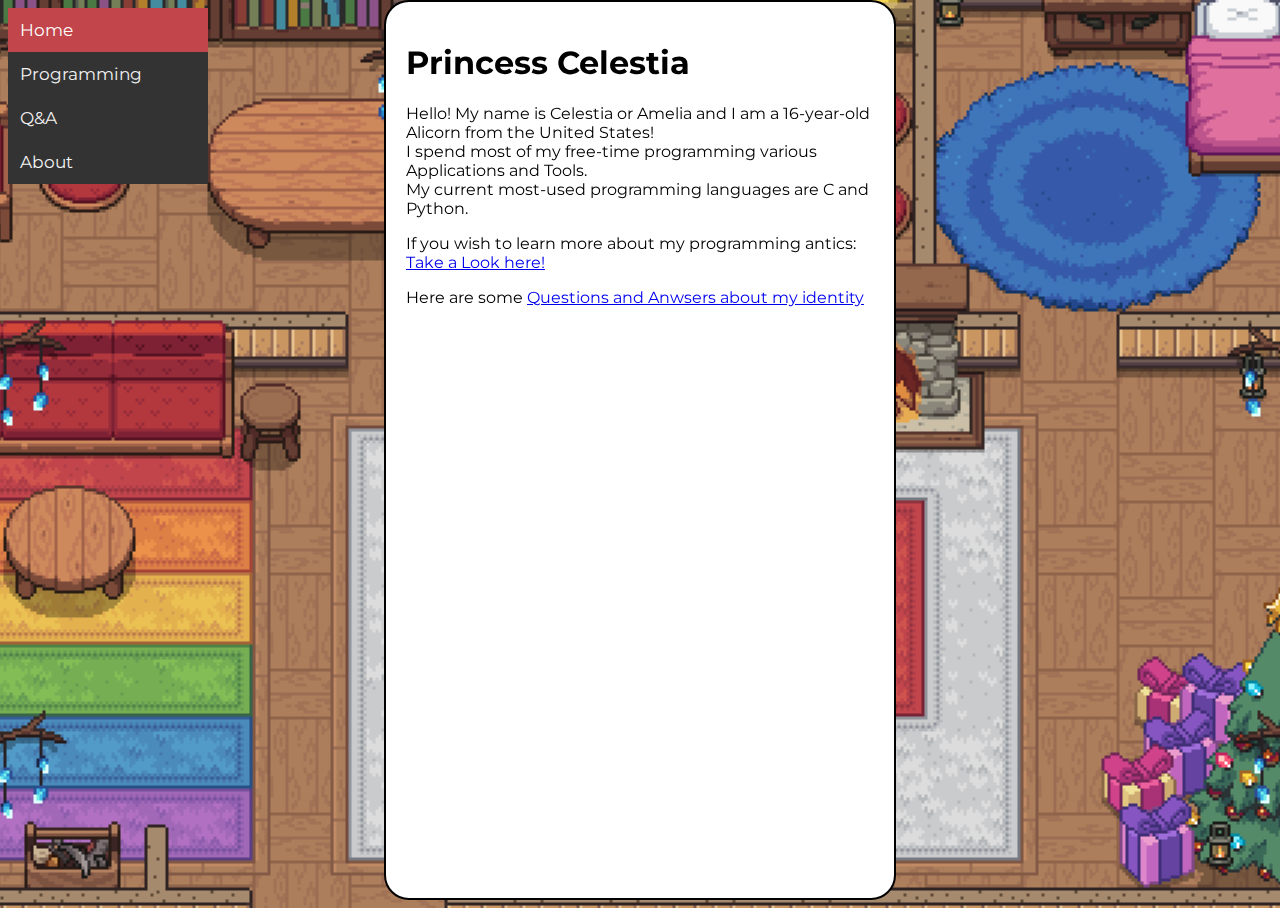
<file: index.html>
<!DOCTYPE html>
<html>
    <head>
        <title>Celestia</title>
        <link rel="stylesheet" type="text/css" href="style.css">
    </head>
    <body>
        <div class="topnav">
            <a class="active" href="">Home</a>
            <a href="html/programming.html">Programming</a>
            <a href="html/qanda.html">Q&A</a>
            <a href="#about">About</a>
        </div> 
        <div class="intro">
        <h1>Princess Celestia</h1>
        <p class="introp">Hello! My name is Celestia or Amelia and I am a 16-year-old Alicorn from the United States!<br>I spend most of my free-time programming various Applications and Tools.<br> My current most-used programming languages are C and Python.<br></p>
        <p class="introp">If you wish to learn more about my programming antics: <a href="html/programming.html">Take a Look here!</a><br></p>
        <p class="introp">Here are some <a href="html/qanda.html">Questions and Anwsers about my identity</a></p>
        </div>
    </body>
</html>
</file>
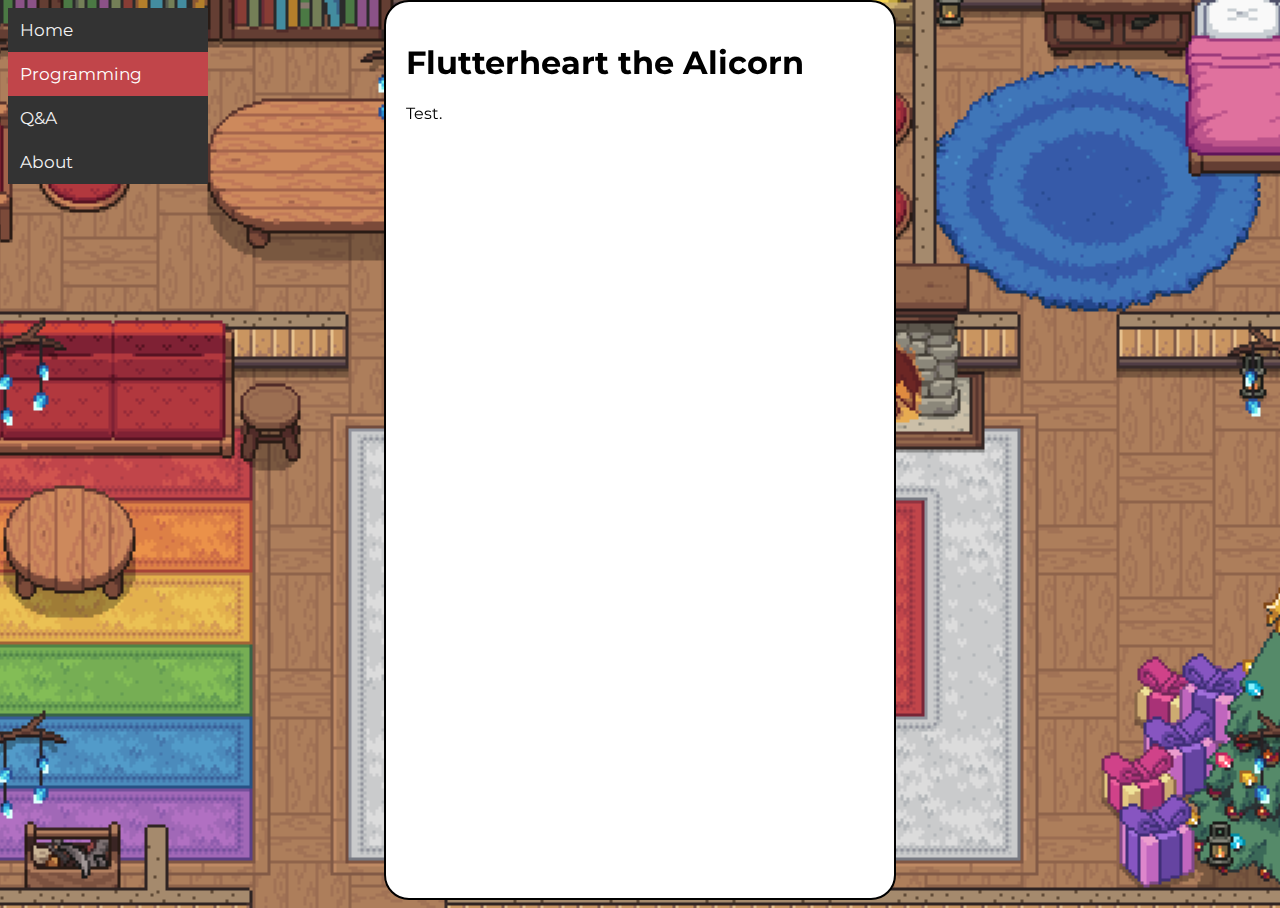
<file: html/programming.html>
<!DOCTYPE html>
<html>
    <head>
        <title>Flutterheart The Alicorn</title>
        <link rel="stylesheet" type="text/css" href="../style.css">
    </head>
    <body>
		<div class="topnav">
            <a href="../index.html" href="">Home</a>
            <a class="active">Programming</a>
            <a href="qanda.html">Q&A</a>
            <a href="#about">About</a>
        </div>
        <div class="intro">
        <h1>Flutterheart the Alicorn</h1>
        <p class="introp">Test.</p>
        </div>
    </body>
</html>
</file>
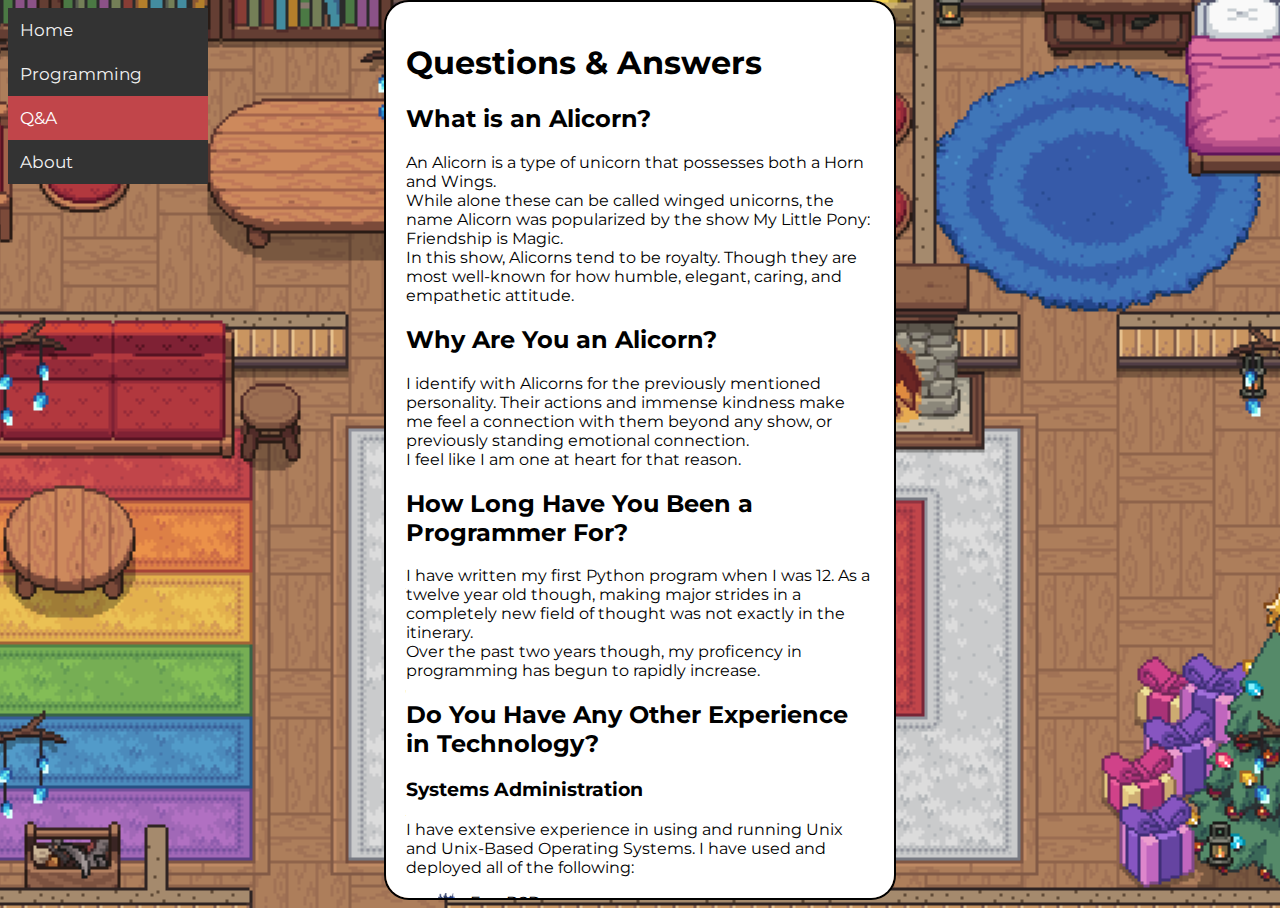
<file: html/qanda.html>
<!DOCTYPE html>
<html>
    <head>
        <title>Flutterheart The Alicorn</title>
        <link rel="stylesheet" type="text/css" href="../style.css">
    </head>
    <body>
		<div class="topnav">
            <a href="../index.html" href="">Home</a>
            <a href="programming.html">Programming</a>
            <a class="active">Q&A</a>
            <a href="#about">About</a>
        </div>
        <div class="intro">
        <h1>Questions & Answers</h1>
        <h2>What is an Alicorn?</h2>
        <p class="introp">
			An Alicorn is a type of unicorn that possesses both a Horn and Wings.<br> 
			While alone these can be called winged unicorns, the name Alicorn was popularized by the show My Little Pony: Friendship is Magic.<br> 
			In this show, Alicorns tend to be royalty. Though they are most well-known for how humble, elegant, caring, and empathetic attitude.
		</p>
        <h2>Why Are You an Alicorn?</h2>
        <p class="introp">
			I identify with Alicorns for the previously mentioned personality. Their actions and immense kindness make me feel a connection with them beyond any show, or previously standing emotional connection. <br>
			I feel like I am one at heart for that reason.
		</p>
        <h2>How Long Have You Been a Programmer For?</h2>
        <p class="introp">I have written my first Python program when I was 12. As a twelve year old though, making major strides in a completely new field of thought was not exactly in the itinerary.<br> 
			Over the past two years though, my proficency in programming has begun to rapidly increase.
        </p>
        <h2>Do You Have Any Other Experience in Technology?</h2>
        <h3>Systems Administration</h3>
        <p>I have extensive experience in using and running Unix and Unix-Based Operating Systems. I have used and deployed all of the following:</p>
        <ul>
			<li>FreeBSD</li>
			<li>FreeDOS</li>
			<li>GNU/Hurd</li>
			<li>GNU/Linux</li>
			<li>Illumnos (OI)</li>
			<li>Minix</li>
			<li>MS-DOS (Windows 1, 2, 3, and 95)</li>
			<li>NetBSD</li>
			<li>OpenBSD</li>
			<li>Solaris</li>
        </ul>
        <p>
			Of the following, I am most experienced in GNU/Linux and FreeBSD. On Linux, I have deployed Web Servers, ran and managed both KVM and XEN hypervisors. I have studied and used Shell scripting heavily as well.<br>
			I have made a minimal Linux Distribution that can boot on x86_64 Qemu/KVM platforms. The rootfs can be downloaded <a href="https://mega.nz/file/zpc0kL6D#amyW2haynO-0la_MFej2ckK3rcFElJhFBjBe60DspOE">here.</a><br>
			<br>
			I have experience running and maintaining small NAS Servers running a variant of FreeBSD for over 2 years.<br>
			I currently use GNU/Linux as my primary Operating System and Development Platform.
        </p>
        <h3>Operational Security</h3>
        <p>
			Using various Online Tools to train myself, I have learned how to conduct basic Penetration Testing and have Knowledge of important concepts in the field of Operational Security.
			I can demonstrate how the following Operational Security Concepts:
			<ul>
			<li>Manipulating HTTP Requests using the BURP Suite</li>
			<li>Using utilities such as Medusa to crack Passwords.</li>
			<li>Using utilities to crawl websites and IP adresses.</li>
			<li>Privledge Escalation on GNU/Linux Systems</li>
			<li>SQL Injection</li>
			<li>Using Metasploit to quickly find and deploy attacks.</li>
			</ul>
        </p>
        </div>
    </body>
</html>
</file>
<file: style.css>
@import url('https://fonts.googleapis.com/css2?family=Montserrat:wght@300&display=swap');

body, html {
  cursor: url('cursor.cur'), pointer;
  background-color: #000000;
  background-image: url("bgimage.png");
  background-repeat: no-repeat;
  background-position: center;
  background-attachment: fixed;
  height: 100%;
}

h1, li, p, h2, h3 {
  text-align: left;
  font-family: 'Montserrat', sans-serif;
}

.intro {
	background-color:#ffffff; 
	text-align:center; 
	vertical-align: middle; 
	padding-top: 20px;
	padding-right: 20px;
	padding-left: 20px;
	padding-bottom: 20px;
	border: 2px solid black;
	border-radius: 25px;
	margin: auto;
    top: 50%;
    left: 30%;
    right: 30%;
	top: 0;
    bottom:0;
    position:fixed;
    overflow-y:scroll;
    overflow-x:hidden;
    scrollbar-width: none;
    -ms-overflow-style: none;
}

.intro::-webkit-scrollbar { 
    display: none;  /* Safari and Chrome */
}

ul {
  padding-left: 2rem;
  list-style-type: none;
  margin-left: auto;
  margin-right: auto;
  text-align: left;
}

li {
	padding-left: 2rem;
	background-image: url('Luna.png');
	background-position: 0 0;
	background-size: 1.6rem 1.6rem;
	background-repeat: no-repeat;
}

.progpone {
	background-color:#ffffff; 
	text-align:center; 
	vertical-align: middle; 
	padding-top: 20px;
	padding-right: 20px;
	padding-left: 20px;
	padding-bottom: 20px;
	border: 2px solid black;
	border-radius: 25px;
	position: relative;
    top: 60%;
    left: 50%;
	transform: translate(-50%, -50%);
	
}

/* Add a black background color to the top navigation */
.topnav {
  position:fixed;
  background-color: #333;
  width: 200px;
}

/* Style the links inside the navigation bar */
.topnav a {
  color: #f2f2f2;
  text-decoration: none;
  padding: 12px;
  display: block;
  font-size: 17px;
  font-family: 'Montserrat', sans-serif;
}

/* Change the color of links on hover */
.topnav a:hover {
  background-color: #FFECFD;
  color: black;
  font-family: 'Montserrat', sans-serif;
}

/* Add a color to the active/current link */
.topnav a.active {
  background-color: #C1454A;
  color: white;
  font-family: 'Montserrat', sans-serif;
}
</file>
